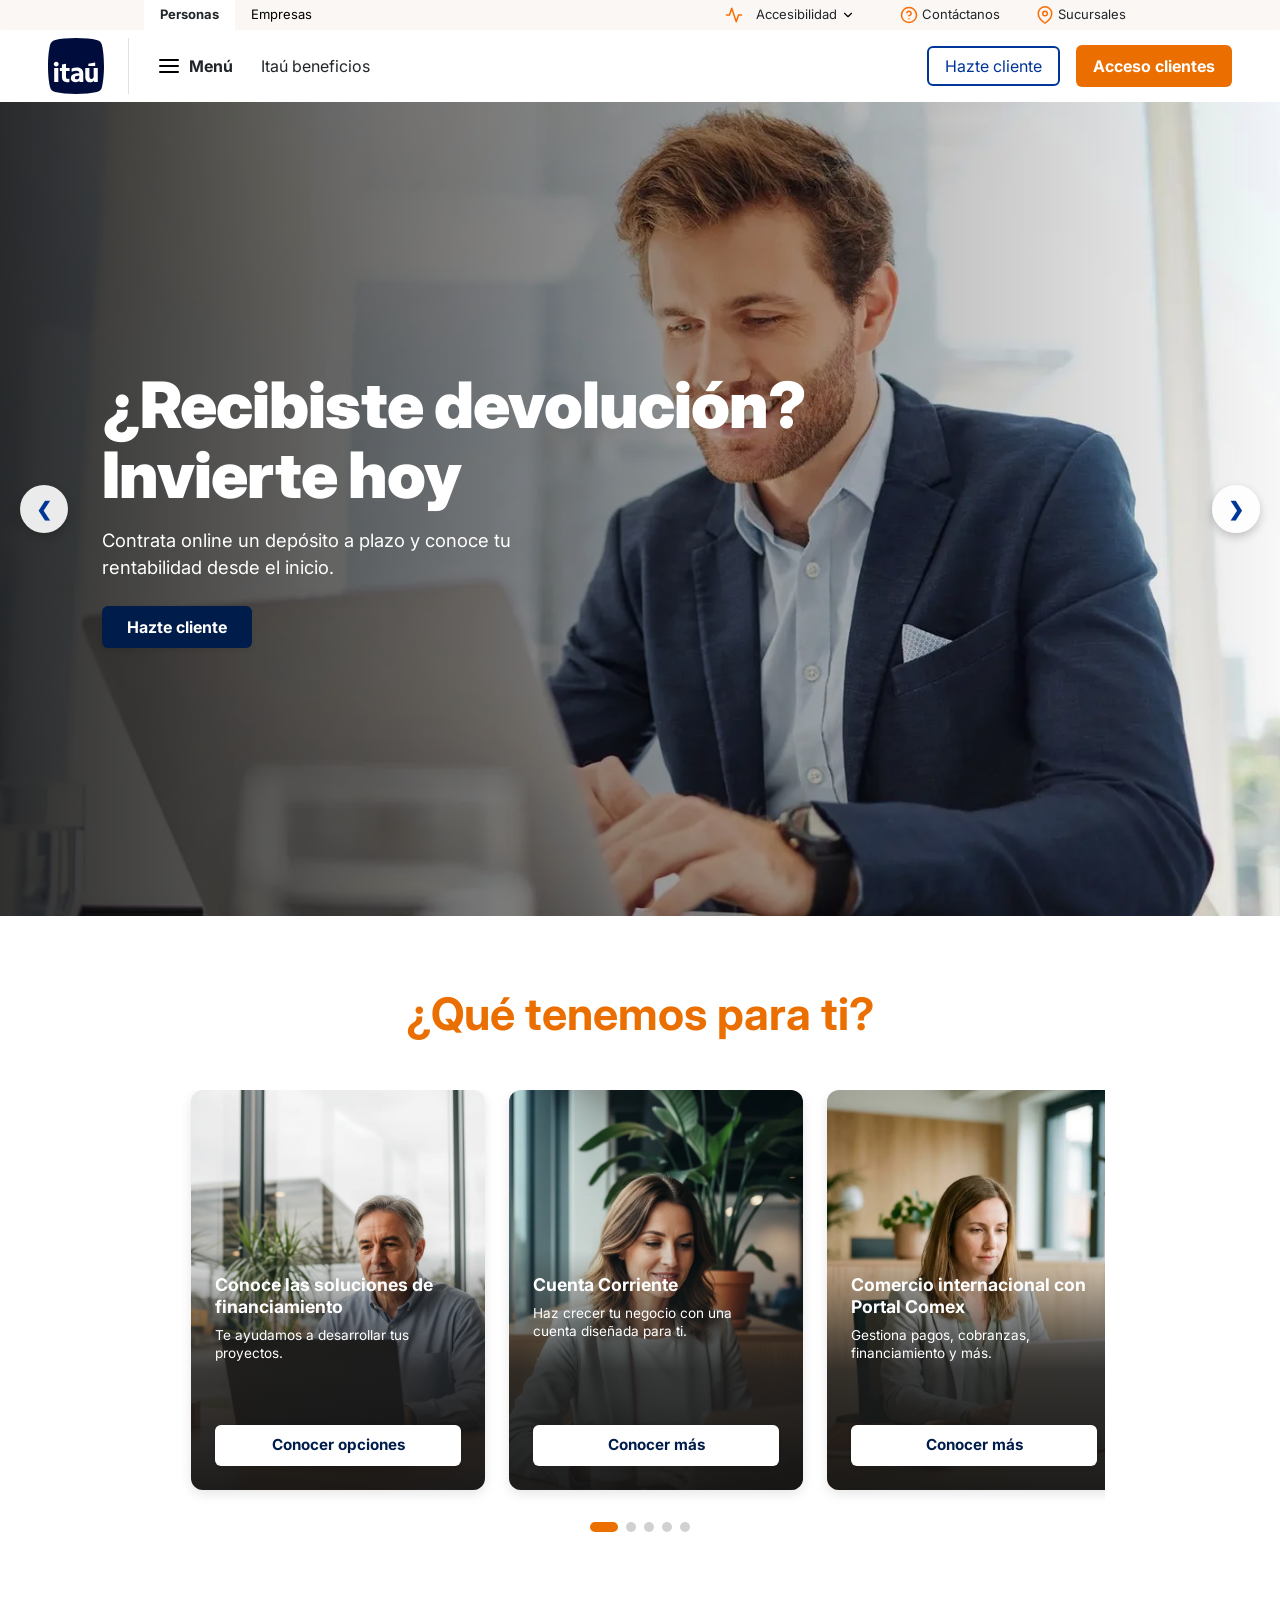
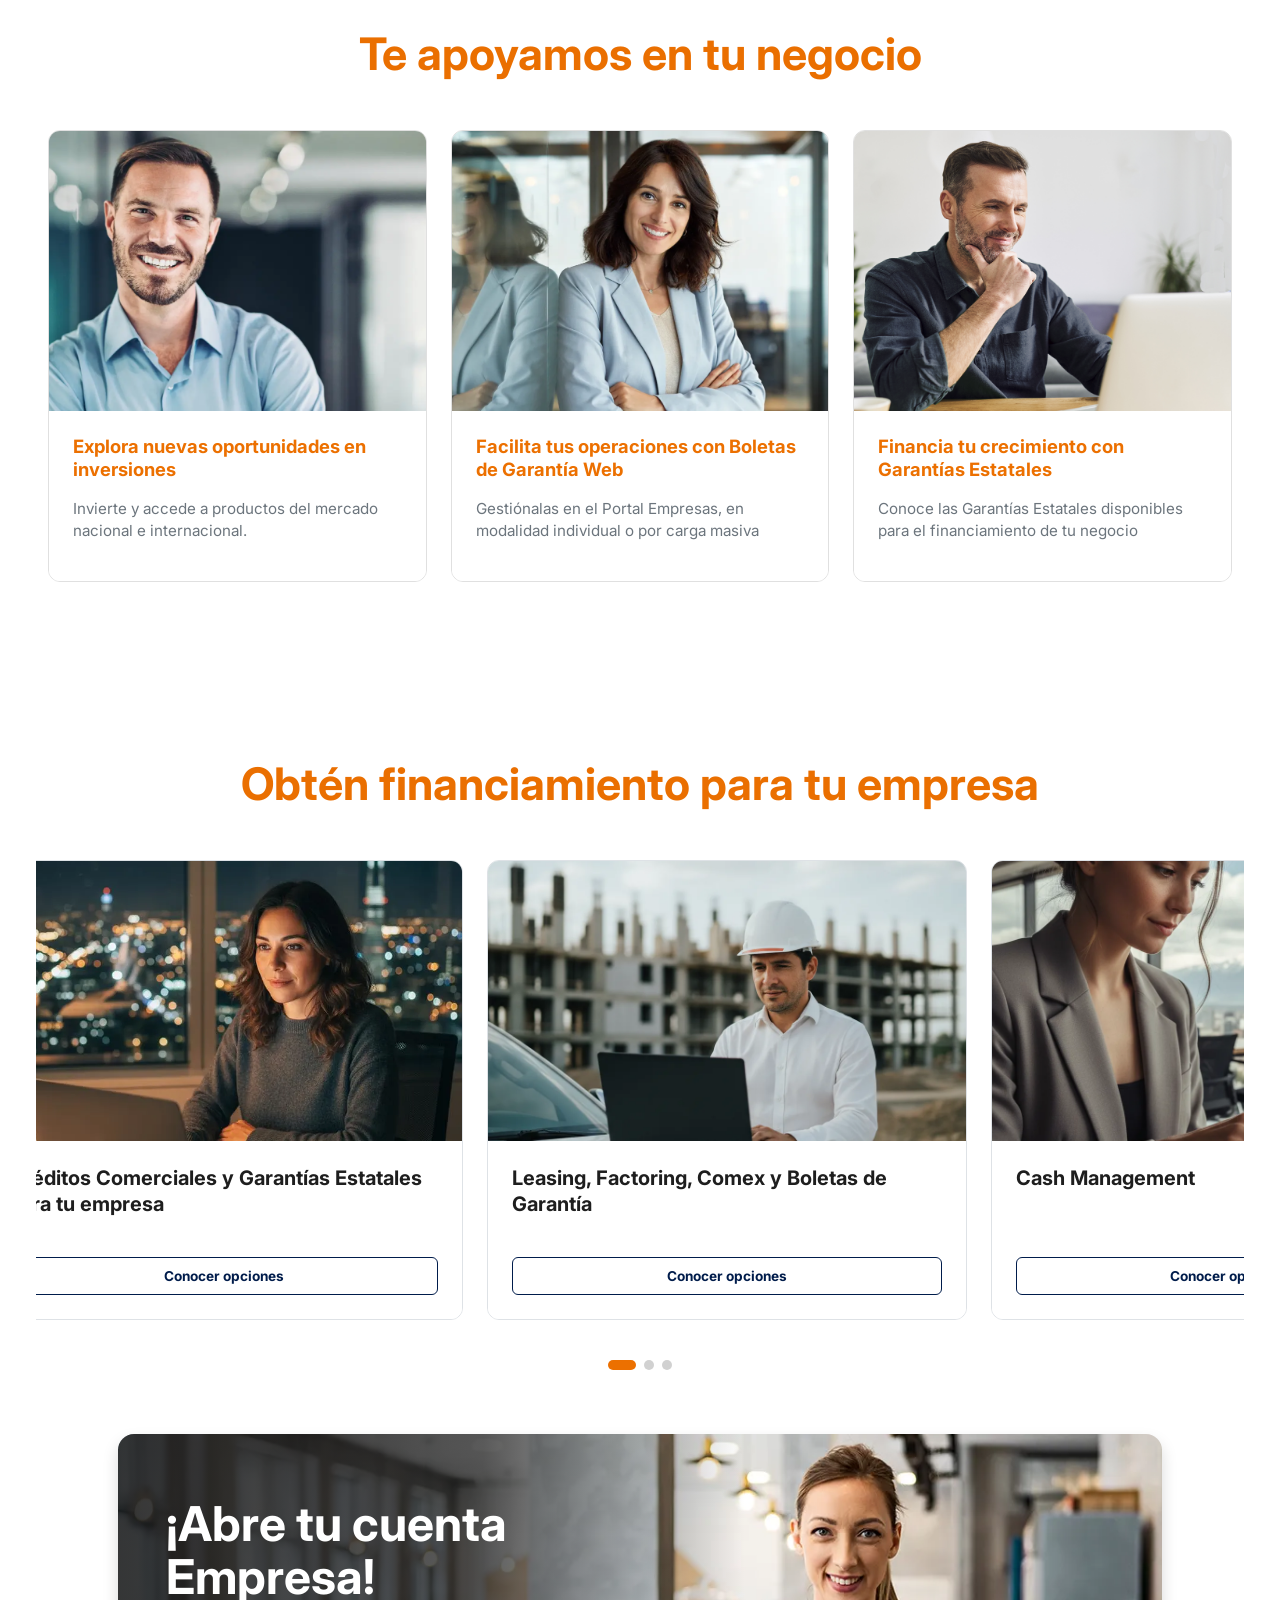
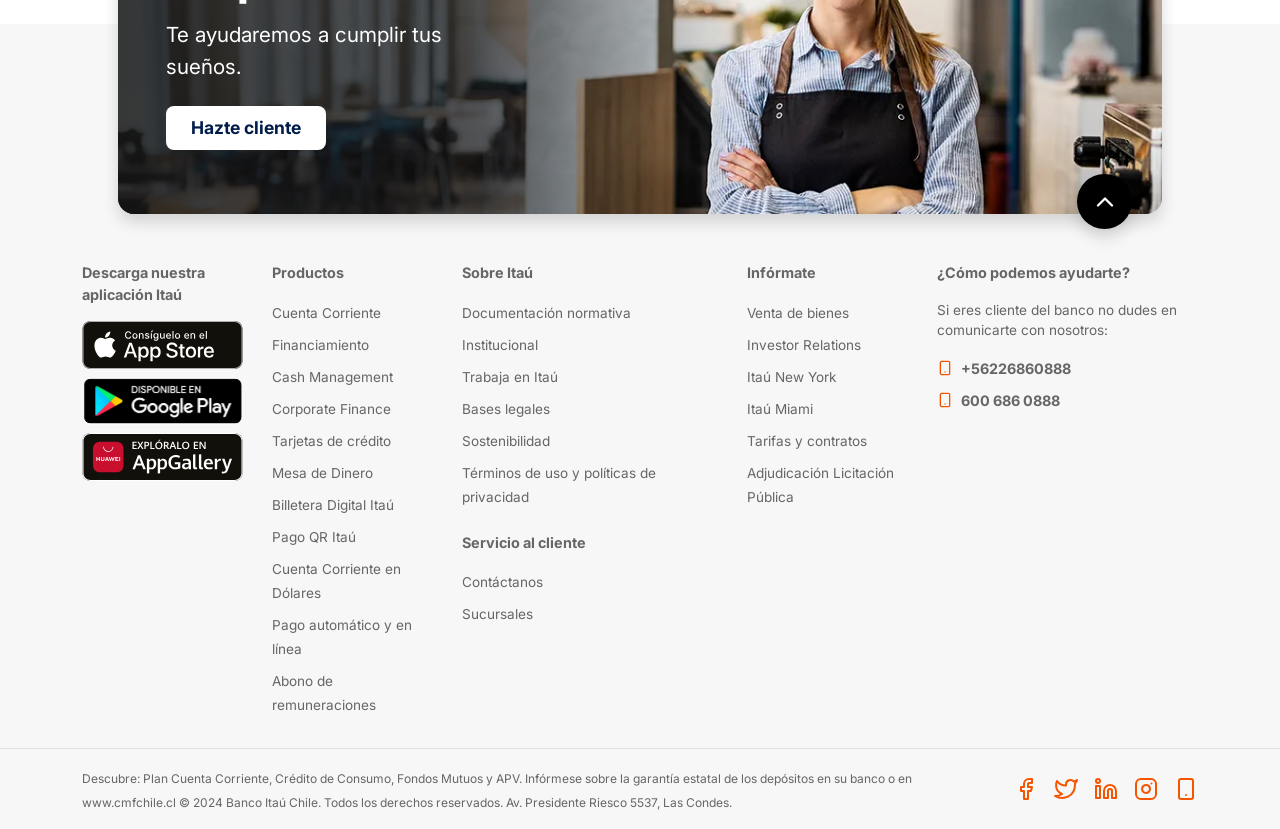
<file: index.html>
<!DOCTYPE html>
<html lang="es">

<head>
    <meta charset="UTF-8">
    <meta name="viewport" content="width=device-width, initial-scale=1.0">
    <title>Banco Itaú Chile | Soluciones Financieras para tu Empresa</title>
    <meta name="description" content="Te ayudamos a impulsar tu negocio con financiamiento para Empresas ¡Conoce todos nuestros productos! Inversiones, Cash Management y Seguros!">
    <link rel="preconnect" href="https://cdn.jsdelivr.net" crossorigin>
    <link rel="preconnect" href="https://fonts.googleapis.com">
    <link rel="preconnect" href="https://fonts.gstatic.com" crossorigin>
    <link rel="preload" as="image" href="assets/img/hero/Banners_SP_Vitrina_Empresas_Abril.webp" type="image/webp">
    <link href="https://cdn.jsdelivr.net/npm/bootstrap@5.3.8/dist/css/bootstrap.min.css" rel="stylesheet"
        integrity="sha384-sRIl4kxILFvY47J16cr9ZwB07vP4J8+LH7qKQnuqkuIAvNWLzeN8tE5YBujZqJLB" crossorigin="anonymous">
    <link rel="stylesheet" href="assets/css/custom.css">
    <!-- <link rel="stylesheet" href="https://cdn.jsdelivr.net/npm/swiper@11/swiper-bundle.min.css" /> -->
</head>

<body>
    <header class="w-100">
        <div class="container-fluid-nav w-100 d-none d-lg-flex justify-content-center"
            style="background-color: #faf7f5; height: 30px; ">
            <nav class="container-fluid px-5 d-flex justify-content-between align-items-stretch">

                <ul class="d-flex list-unstyled m-0 p-0 h-100 align-items-stretch mx-5">
                    <li class="h-100 d-flex">
                        <a href="#"
                            class="text-decoration-none text-dark px-3 d-flex align-items-center fw-bold bg-white h-100"
                            style="font-size: 13px;">Personas</a>
                    </li>
                    <li class="h-100 d-flex">
                        <a href="index.html"
                            class="text-decoration-none text-black px-3 d-flex align-items-center h-100"
                            style="font-size: 13px;">Empresas</a>
                    </li>
                </ul>

                <ul class="d-flex list-unstyled m-0 p-0 align-items-center gap-3 mx-5">
                    <li class="d-flex align-items-center gap-1 item-hover position-relative" id="acc-menu-container">
                        <img width="24" height="24" src="assets/img/headerIcons/activity.svg" alt="Accesibilidad"
                            class="menu-lateral-arrow-icon filter-orange">
                        <button id="btn-accesibilidad-toggle"
                            class="btn btn-sm text-dark d-flex align-items-center gap-1"
                            style="font-size: 13px; padding: 2px 8px;">Accesibilidad <img width="24" height="24"
                                src="assets/img/headerIcons/chevron-down.svg" alt="Más opciones"
                                style="width:14px; height:14px; color:#eb6f00;"></button>

                        <div id="acc-dropdwon" class="acc-dropdwon d-none">
                            <div class="acc-grid">
                                <button class="acc-btn" id="btn-increase-font" title="Aumentar texto">
                                    <span class="acc-icon"><span class="fw-bold fs-5">A+</span></span>
                                    <span class="acc-text">Aumentar texto</span>
                                </button>
                                <button class="acc-btn" id="btn-decrease-font" title="Disminuir texto">
                                    <span class="acc-icon"><span class="fw-bold fs-5">A&minus;</span></span>
                                    <span class="acc-text">Disminuir texto</span>
                                </button>
                                <button class="acc-btn" id="btn-dark-mode" title="Modo oscuro">
                                    <span class="acc-icon border-0">
                                        <svg width="32" height="32" viewBox="0 0 24 24" fill="none"
                                            stroke="currentColor" stroke-width="1.5" stroke-linecap="round"
                                            stroke-linejoin="round">
                                            <circle cx="12" cy="12" r="10"></circle>
                                            <path d="M12 2a10 10 0 0 1 0 20z" fill="currentColor"></path>
                                        </svg>
                                    </span>
                                    <span class="acc-text">Modo oscuro</span>
                                </button>
                                <button class="acc-btn active-reset" id="btn-reset-acc" title="Restablecer">
                                    <span class="acc-icon border-0 mb-1">
                                        <svg width="28" height="28" viewBox="0 0 24 24" fill="none"
                                            stroke="currentColor" stroke-width="1.5" stroke-linecap="round"
                                            stroke-linejoin="round">
                                            <path d="M21 12a9 9 0 1 1-9-9c2.52 0 4.93 1 6.74 2.74L21 8"></path>
                                            <path d="M21 3v5h-5"></path>
                                        </svg>
                                    </span>
                                    <span class="acc-text">Restablecer</span>
                                </button>
                            </div>
                        </div>
                    </li>
                    <li class="d-flex align-items-center gap-1 item-hover">
                        <img width="24" height="24" src="assets/img/headerIcons/help-circle.svg" alt="Contáctanos"
                            class="menu-lateral-arrow-icon filter-orange">
                        <a href="contact.html" class="text-decoration-none text-dark d-flex align-items-center"
                            style="font-size: 13px;">Contáctanos</a>
                    </li>
                    <li class="d-flex align-items-center gap-1 item-hover">
                        <img width="24" height="24" src="assets/img/headerIcons/map-pin.svg" alt="Sucursales"
                            class="menu-lateral-arrow-icon filter-orange">
                        <a href="sucursales.html" class="text-decoration-none text-dark d-flex align-items-center"
                            style="font-size: 13px;">Sucursales</a>
                    </li>
                </ul>
            </nav>
        </div>


        <nav class="container-fluid container-fluid-nav py-2 d-flex align-items-center gap-4 bg-white shadow-sm">

            <a href="/" class="d-flex align-items-center text-decoration-none border-end pe-4 d-lg-flex">
                <img width="56" height="56" src="./assets/img/logo-empresa-56x56.svg" alt="Logo-Itaú" class="pepito"
                    style="height: 56px; width: 56px;">
            </a>

            <div class="d-flex align-items-center me-auto d-lg-none">
                <a href="#" class="text-decoration-none text-dark fw-bold d-flex align-items-center gap-1"
                    style="font-size: 15px;">
                    Empresas <img width="24" height="24" src="assets/img/headerIcons/chevron-down.svg" alt="Más opciones"
                        style="width:16px; height:16px; color:#003698;">
                </a>
            </div>

            <button id="btn-menu-lateral"
                class="btn bg-white d-flex align-items-center gap-2 border-0 p-1 ms-auto ms-lg-0" type="button"
                data-bs-toggle="offcanvas" data-bs-target="#offcanvasExample" aria-controls="offcanvasExample"
                style="transition: all 0.2s;">
                <img width="24" height="24" src="./assets/img/headerIcons/menu.svg" alt="Menú" id="icon-menu"
                    style="stroke: #000;">
                <img width="24" height="24" src="./assets/img/headerIcons/x.svg" alt="Cerrar" id="icon-close"
                    class="d-none" style="stroke: #000;">
                <span class="fw-bold text-dark d-none d-lg-block">Menú</span>
            </button>

            <a href="#" class="text-decoration-none text-dark d-none d-lg-block">Itaú beneficios</a>

            <ul class="d-none d-lg-flex list-unstyled m-0 p-0 align-items-center gap-3 ms-auto">
                <li><button href="#" class="btn btn-cliente text-decoration-none px-3 ">Hazte cliente</button></li>
                <li><button class="btn btn-acceso fw-bold px-3 py-2 text-white">Acceso clientes</button></li>
            </ul>
        </nav>
        <div class="offcanvas offcanvas-start border-0 shadow-sm" tabindex="-1" id="offcanvasExample"
            aria-labelledby="offcanvasExampleLabel" style="width: 350px;">
            <div class="offcanvas-header justify-content-end p-0">
                <button type="button" class="offcanvas-close-btn mt-2 me-2" data-bs-dismiss="offcanvas"
                    aria-label="Close">
                    Cerrar <span aria-hidden="true" style="font-size: 1.5rem; line-height: 1;">&times;</span>
                </button>
            </div>
            <div class="offcanvas-body p-0 mt-2 pb-4">
                <ul id="menu-principal-container" class="list-unstyled m-0"></ul>

                <ul id="menu-secundario-container" class="list-unstyled m-0 mt-3 d-lg-none border-top pt-3"></ul>
            </div>
        </div>
    </header>

    <!-- FIN HEADER -->

    <main class="container-fluid p-0 mt-0">
        <h1 aria-hidden="true" style="display:none;visibility:hidden">Vitrina Home Empresas 2026</h1>
        <section class="vitrina-home">
            <div class="custom-slider-container position-relative w-100">
                <div class="custom-slider-track" id="hero-slider-track"></div>

                <button class="nav-btn prev-btn" id="prev-slide">&#10094;</button>
                <button class="nav-btn next-btn" id="next-slide">&#10095;</button>
            </div>
        </section>

        <section class="py-5" style="background-color: #ffffff;">
            <div class="container text-center mt-4 mb-5">
                <h2 class="fw-bold" style="color: #ea6f00; font-size: 2.8rem;">¿Qué tenemos para ti?</h2>
            </div>

            <div class="container">
                <div id="cards-swiper-container"></div>
            </div>
        </section>

        <section class="py-5" style="background-color: #ffffff;">

            <div class="container-fluid text-center mb-5">
                <h2 class="fw-bold" style="color: #ea6f00; font-size: 2.8rem;">Te apoyamos en tu negocio</h2>
            </div>

            <div class="container-fluid px-4 px-md-5">
                <div id="business-slider" class="row flex-nowrap gx-3 gx-md-4" style="padding-bottom: 2rem;">

                    <div class="col-11 col-lg-4 h-auto flex-shrink-0">
                        <div class="card business-card h-100 border text-start"
                            style="border-color: #e0e0e0 !important; border-radius: 12px; overflow: hidden; cursor: pointer;">
                            <img width="1668" height="717" src="assets/img/hero/oportunidades_inversion.webp" alt="oportunidades_inversion"
                                loading="lazy" class="card-img-top object-fit-cover" style="height: 280px;">
                            <div class="card-body p-3 p-md-4 d-flex flex-column bg-white">
                                <h5 class="fw-bold mb-3" style="color: #ec7000; font-size: 1.15rem; line-height: 1.3;">
                                    Explora nuevas oportunidades en inversiones</h5>
                                <p class="text-secondary mb-0" style="font-size: 0.95rem; line-height: 1.4;">Invierte y
                                    accede a productos del mercado nacional e internacional.</p>
                                <div class="business-card-link mt-auto pt-3">
                                    <span class="text-decoration-none fw-bold"
                                        style="color: #ec7000; font-size: 0.95rem;">Saber más <span
                                            style="font-size:1.2rem;">&rsaquo;</span></span>
                                    <hr class="mt-1 mb-0"
                                        style="border-top: 2px solid #ec7000; opacity: 1; width: 60px;">
                                </div>
                            </div>
                        </div>
                    </div>

                    <div class="col-11 col-lg-4 h-auto flex-shrink-0">
                        <div class="card business-card h-100 border text-start"
                            style="border-color: #e0e0e0 !important; border-radius: 12px; overflow: hidden; cursor: pointer;">
                            <img width="1668" height="717" src="assets/img/hero/boleta_garantia_web.webp" alt="boleta_garantia_web" loading="lazy"
                                class="card-img-top object-fit-cover" style="height: 280px;">
                            <div class="card-body p-3 p-md-4 d-flex flex-column bg-white">
                                <h5 class="fw-bold mb-3" style="color: #ec7000; font-size: 1.15rem; line-height: 1.3;">
                                    Facilita tus operaciones con Boletas de Garantía Web</h5>
                                <p class="text-secondary mb-0" style="font-size: 0.95rem; line-height: 1.4;">Gestiónalas
                                    en el Portal Empresas, en modalidad individual o por carga masiva</p>
                                <div class="business-card-link mt-auto pt-3">
                                    <span class="text-decoration-none fw-bold"
                                        style="color: #ec7000; font-size: 0.95rem;">Saber más <span
                                            style="font-size:1.2rem;">&rsaquo;</span></span>
                                    <hr class="mt-1 mb-0"
                                        style="border-top: 2px solid #ec7000; opacity: 1; width: 60px;">
                                </div>
                            </div>
                        </div>
                    </div>

                    <div class="col-11 col-lg-4 h-auto flex-shrink-0">
                        <div class="card business-card h-100 border text-start"
                            style="border-color: #e0e0e0 !important; border-radius: 12px; overflow: hidden; cursor: pointer;">
                            <img width="1668" height="717" src="assets/img/hero/garantias_estatales.webp" alt="garantias_estatales" loading="lazy"
                                class="card-img-top object-fit-cover" style="height: 280px;">
                            <div class="card-body p-3 p-md-4 d-flex flex-column bg-white">
                                <h5 class="fw-bold mb-3" style="color: #ec7000; font-size: 1.15rem; line-height: 1.3;">
                                    Financia tu crecimiento con Garantías Estatales</h5>
                                <p class="text-secondary mb-0" style="font-size: 0.95rem; line-height: 1.4;">Conoce las
                                    Garantías Estatales disponibles para el financiamiento de tu negocio</p>
                                <div class="business-card-link mt-auto pt-3">
                                    <span class="text-decoration-none fw-bold"
                                        style="color: #ec7000; font-size: 0.95rem;">Saber más <span
                                            style="font-size:1.2rem;">&rsaquo;</span></span>
                                    <hr class="mt-1 mb-0"
                                        style="border-top: 2px solid #ec7000; opacity: 1; width: 60px;">
                                </div>
                            </div>
                        </div>
                    </div>

                </div>
            </div>
            <div class="container-fluid d-flex justify-content-center mb-3">
                <div id="business-pagination" class="d-flex justify-content-center gap-2 mt-2"></div>
            </div>
        </section>

        <section class="py-5" style="background-color: #ffffff;">
            <div class="container-fluid text-center mt-4 mb-5">
                <h2 class="fw-bold" style="color: #ea6f00; font-size: 2.8rem;">Obtén financiamiento para tu empresa</h2>
            </div>

            <div class="container-fluid px-4 px-md-5">
                <div id="finance-slider" class="row g-2 g-md-4" style="padding-bottom: 2rem;">
                    <div class="col-10 col-md-5 h-auto">
                        <div class="card finance-card h-100 border text-start">
                            <img width="800" height="800" src="assets/img/hero/credito_comercial.webp" alt="credito_comercial" loading="lazy"
                                class="card-img-top object-fit-cover" style="height: 280px;">
                            <div class="card-body p-2 p-md-4 d-flex flex-column bg-white">
                                <h5 class="fw-bold mb-4" style="color: #1e1e1e; font-size: 1.25rem; line-height: 1.3;">
                                    Créditos Comerciales y Garantías Estatales para tu empresa</h5>
                                <div class="mt-auto pt-3">
                                    <button class="btn btn-outline-finance fw-bold w-100"
                                        style="font-size: 0.85rem;">Conocer opciones</button>
                                </div>
                            </div>
                        </div>
                    </div>
                    <div class="col-10 col-md-5 h-auto">
                        <div class="card finance-card h-100 border text-start">
                            <img width="1024" height="1024" src="assets/img/hero/leasing_factoring.webp" alt="leasing_factoring" loading="lazy"
                                class="card-img-top object-fit-cover" style="height: 280px;">
                            <div class="card-body p-2 p-md-4 d-flex flex-column bg-white">
                                <h5 class="fw-bold mb-4" style="color: #1e1e1e; font-size: 1.25rem; line-height: 1.3;">
                                    Leasing, Factoring, Comex y Boletas de Garantía</h5>
                                <div class="mt-auto pt-3">
                                    <button class="btn btn-outline-finance fw-bold w-100"
                                        style="font-size: 0.85rem;">Conocer opciones</button>
                                </div>
                            </div>
                        </div>
                    </div>
                    <div class="col-10 col-md-5 h-auto">
                        <div class="card finance-card h-100 border text-start">
                            <img width="1024" height="1024" src="assets/img/hero/cash_management.webp" alt="cash_management" loading="lazy"
                                class="card-img-top object-fit-cover" style="height: 280px;">
                            <div class="card-body p-2 p-md-4 d-flex flex-column bg-white">
                                <h5 class="fw-bold mb-4" style="color: #1e1e1e; font-size: 1.25rem; line-height: 1.3;">
                                    Cash Management</h5>
                                <div class="mt-auto pt-3">
                                    <button class="btn btn-outline-finance fw-bold w-100"
                                        style="font-size: 0.85rem;">Conocer opciones</button>
                                </div>
                            </div>
                        </div>
                    </div>
                </div>
            </div>

            <div class="container-fluid d-flex justify-content-center mb-3">
                <div id="finance-pagination" class="d-flex justify-content-center gap-2 mt-2"></div>
            </div>
        </section>

        <section class="position-relative" style="margin-bottom: 0;">
            <div class="position-absolute w-100 h-100 gradient-bg-split"
                style="top: 0; left: 0; z-index: 0;">
            </div>

            <div class="container px-4 px-md-5 position-relative" style="z-index: 1;">
                <div class="position-relative">
                    <div class="cta-banner rounded-4 overflow-hidden position-relative shadow d-flex align-items-center"
                        style="min-height: 380px;">
                        <img width="1442" height="400" alt="imagen" src="assets/img/hero/Banner_hazte_cliente_empresa.webp"
                            style="width: 100%; height: 100%; object-fit: cover; position: absolute; top: 0; left: 0; z-index: 0;">

                        <div class="cta-overlay position-absolute w-100 h-100" style="top: 0; left: 0; z-index: 1;">
                        </div>

                        <div class="p-4 p-md-5 w-100 h-100 d-flex flex-column justify-content-center position-relative"
                            style="max-width: 600px; z-index: 2;">
                            <h2 class="fw-bold text-white mb-3"
                                style="font-size: clamp(2rem, 5vw, 3rem); line-height: 1.1;">¡Abre tu cuenta<br>Empresa!
                            </h2>
                            <p class="text-white mb-4" style="font-size: clamp(1.1rem, 3vw, 1.3rem);">Te ayudaremos a
                                cumplir tus<br>sueños.</p>
                            <div>
                                <button class="btn bg-white fw-bold px-4 py-2"
                                    style="color: #001C4B; border-radius: 8px; font-size: 1.1rem;">Hazte
                                    cliente</button>
                            </div>
                        </div>
                    </div>

                    <div class="position-absolute" style="bottom: -15px; right: 30px; z-index: 5;">
                        <button onclick="window.scrollTo({top: 0, behavior: 'smooth'})"
                            class="btn rounded-circle d-flex align-items-center justify-content-center p-0 shadow"
                            style="width: 55px; height: 55px; background-color: #000; border: none;">
                            <img width="24" height="24" src="assets/img/headerIcons/chevron-right.svg"
                                style="transform: rotate(-90deg); filter: brightness(0) invert(1); width: 28px; height: 28px;"
                                alt="Subir">
                        </button>
                    </div>
                </div>
            </div>
        </section>

    </main>

    <!--FOOTER-->
    <footer style="background-color: #f7f7f7;">
        <!-- Desktop Footer -->
        <section class="pt-5 pb-4 d-none d-lg-block">
            <div class="container">
                <div class="row" id="footer-desktop-container"></div>
            </div>
        </section>

        <section class="py-3 d-none d-lg-block border-top">
            <div class="container">
                <div class="row align-items-center">
                    <div class="col-lg-9">
                        <span style="color: #666; font-size: 0.75rem;">
                            Descubre: Plan Cuenta Corriente, Crédito de Consumo, Fondos Mutuos y APV. Infórmese sobre la
                            garantía estatal de los depósitos en su banco o en www.cmfchile.cl © 2024 Banco Itaú Chile.
                            Todos los derechos reservados. Av. Presidente Riesco 5537, Las Condes.
                        </span>
                    </div>
                    <div class="col-lg-3 d-flex justify-content-end gap-3">
                        <a href="https://es-la.facebook.com/itauchile"><img width="24" height="24" src="assets/img/footerIcons/facebook.svg"
                                alt="Facebook"
                                style="width: 24px; filter: brightness(0) saturate(100%) invert(43%) sepia(99%) saturate(4066%) hue-rotate(9deg) brightness(101%) contrast(106%);"></a>
                        <a href="https://twitter.com/itauchile"><img width="24" height="24" src="assets/img/footerIcons/twitter.svg"
                                alt="Twitter"
                                style="width: 24px; filter: brightness(0) saturate(100%) invert(43%) sepia(99%) saturate(4066%) hue-rotate(9deg) brightness(101%) contrast(106%);"></a>
                        <a href="https://cl.linkedin.com/company/itauchile"><img width="24" height="24"
                                src="assets/img/footerIcons/linkedin.svg" alt="Linkedin"
                                style="width: 24px; filter: brightness(0) saturate(100%) invert(43%) sepia(99%) saturate(4066%) hue-rotate(9deg) brightness(101%) contrast(106%);"></a>
                        <a href="https://www.instagram.com/itauchile"><img width="24" height="24" src="assets/img/footerIcons/instagram.svg"
                                alt="instagram"
                                style="width: 24px; filter: brightness(0) saturate(100%) invert(43%) sepia(99%) saturate(4066%) hue-rotate(9deg) brightness(101%) contrast(106%);"></a>
                        <a href="https://www.tiktok.com/@itauchile?lang=es"><img width="24" height="24"
                                src="assets/img/footerIcons/smartphone.svg" alt="tiktok"
                                style="width: 24px; filter: brightness(0) saturate(100%) invert(43%) sepia(99%) saturate(4066%) hue-rotate(9deg) brightness(101%) contrast(106%);"></a>
                    </div>
                </div>
            </div>
        </section>

        <!-- Mobile Footer -->
        <section class="d-block d-lg-none py-4">
            <div class="container-fluid px-0" id="footer-mobile-container"></div>
        </section>
    </footer>
    <!--FIN FOOTER-->

    <script src="https://cdn.jsdelivr.net/npm/bootstrap@5.3.8/dist/js/bootstrap.bundle.min.js"
        integrity="sha384-FKyoEForCGlyvwx9Hj09JcYn3nv7wiPVlz7YYwJrWVcXK/BmnVDxM+D2scQbITxI"
        crossorigin="anonymous"></script>
    <script type="module" src="./assets/js/main.js"></script>
    <script src="./assets/js/primaryCards.js"></script>
    <script src="./assets/js/footerDesktop.js"></script>
    <script src="./assets/js/footerMobile.js"></script>
    <script src="./assets/js/menu.js"></script>
    <!-- <script src="https://cdn.jsdelivr.net/npm/swiper@11/swiper-bundle.min.js"></script> -->
    <script src="./assets/js/swipper.js"></script>
    <script src="./assets/js/contact.js"></script>
    <script src="./assets/js/accessibility.js"></script>
</body>

</html>
</file>
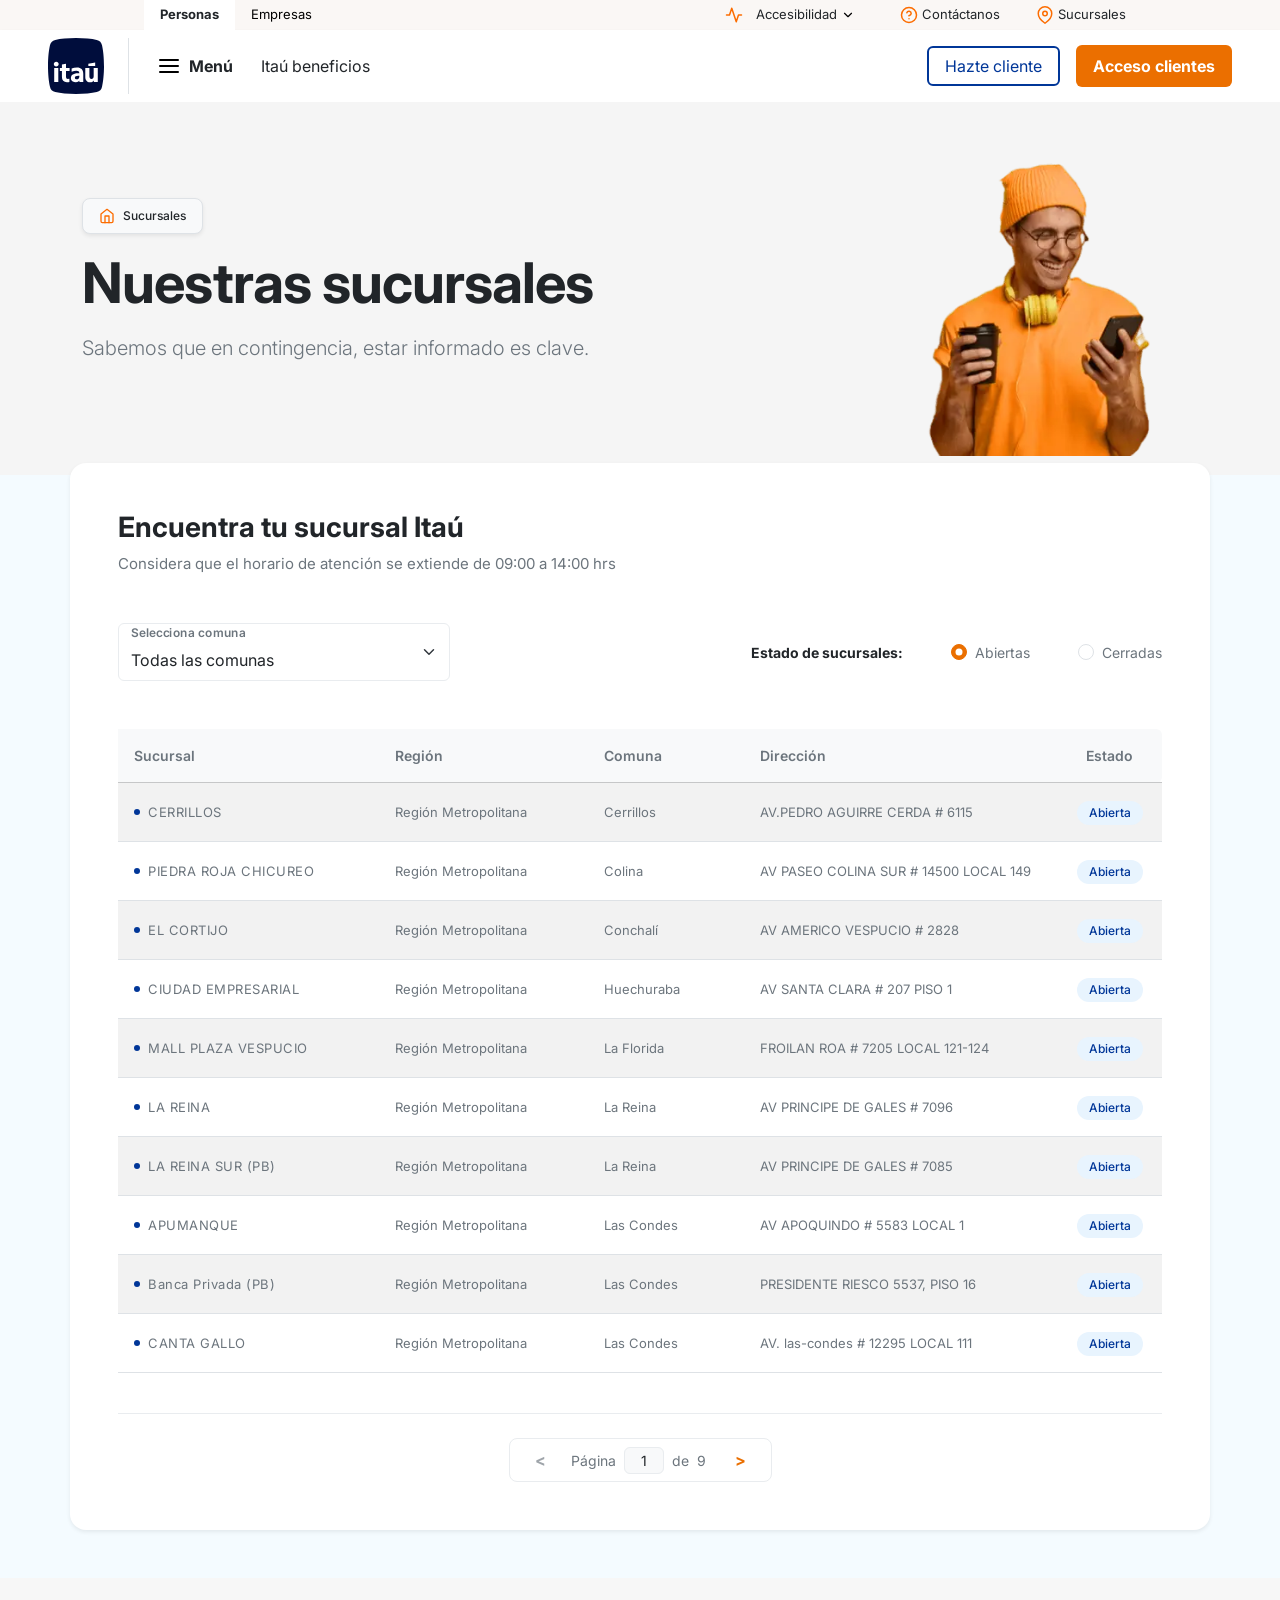
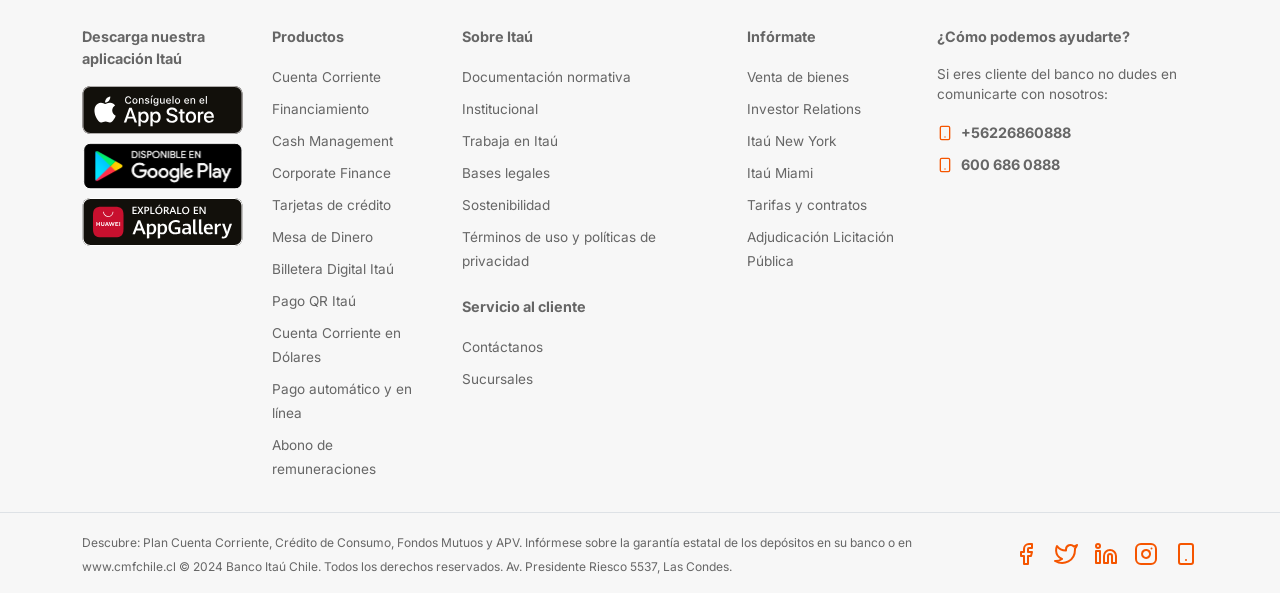
<file: sucursales.html>
<!DOCTYPE html>
<html lang="es">

<head>
    <meta charset="UTF-8">
    <meta name="viewport" content="width=device-width, initial-scale=1.0">
    <title>Sucursales | Banco Itaú Chile</title>
    <meta name="description" content="Encuentra la sucursal de Banco Itaú más cercana. Revisa horarios de atención, direcciones y disponibilidad de ejecutivos para empresas.">
    <link rel="preconnect" href="https://cdn.jsdelivr.net" crossorigin>
    <link rel="preconnect" href="https://fonts.googleapis.com">
    <link rel="preconnect" href="https://fonts.gstatic.com" crossorigin>
    <link href="https://cdn.jsdelivr.net/npm/bootstrap@5.3.8/dist/css/bootstrap.min.css" rel="stylesheet"
        integrity="sha384-sRIl4kxILFvY47J16cr9ZwB07vP4J8+LH7qKQnuqkuIAvNWLzeN8tE5YBujZqJLB" crossorigin="anonymous">
    <link rel="stylesheet" href="assets/css/custom.css">
</head>

<body>
    <header class="w-100">
        <div class="container-fluid-nav w-100 d-none d-lg-flex justify-content-center"
            style="background-color: #faf7f5; height: 30px; ">
            <nav class="container-fluid px-5 d-flex justify-content-between align-items-stretch">

                <ul class="d-flex list-unstyled m-0 p-0 h-100 align-items-stretch mx-5">
                    <li class="h-100 d-flex">
                        <a href="#"
                            class="text-decoration-none text-dark px-3 d-flex align-items-center fw-bold bg-white h-100"
                            style="font-size: 13px;">Personas</a>
                    </li>
                    <li class="h-100 d-flex">
                        <a href="index.html"
                            class="text-decoration-none text-black px-3 d-flex align-items-center h-100"
                            style="font-size: 13px;">Empresas</a>
                    </li>
                </ul>

                <ul class="d-flex list-unstyled m-0 p-0 align-items-center gap-3 mx-5">
                    <li class="d-flex align-items-center gap-1 item-hover position-relative" id="acc-menu-container">
                        <img width="24" height="24" src="assets/img/headerIcons/activity.svg" alt="Accesibilidad"
                            class="menu-lateral-arrow-icon filter-orange">
                        <button id="btn-accesibilidad-toggle"
                            class="btn btn-sm text-dark d-flex align-items-center gap-1"
                            style="font-size: 13px; padding: 2px 8px;">Accesibilidad <img width="24" height="24"
                                src="assets/img/headerIcons/chevron-down.svg" alt="Más opciones"
                                style="width:14px; height:14px; color:#eb6f00;"></button>

                        <div id="acc-dropdwon" class="acc-dropdwon d-none">
                            <div class="acc-grid">
                                <button class="acc-btn" id="btn-increase-font" title="Aumentar texto">
                                    <span class="acc-icon"><span class="fw-bold fs-5">A+</span></span>
                                    <span class="acc-text">Aumentar texto</span>
                                </button>
                                <button class="acc-btn" id="btn-decrease-font" title="Disminuir texto">
                                    <span class="acc-icon"><span class="fw-bold fs-5">A&minus;</span></span>
                                    <span class="acc-text">Disminuir texto</span>
                                </button>
                                <button class="acc-btn" id="btn-dark-mode" title="Modo oscuro">
                                    <span class="acc-icon border-0">
                                        <svg width="32" height="32" viewBox="0 0 24 24" fill="none"
                                            stroke="currentColor" stroke-width="1.5" stroke-linecap="round"
                                            stroke-linejoin="round">
                                            <circle cx="12" cy="12" r="10"></circle>
                                            <path d="M12 2a10 10 0 0 1 0 20z" fill="currentColor"></path>
                                        </svg>
                                    </span>
                                    <span class="acc-text">Modo oscuro</span>
                                </button>
                                <button class="acc-btn active-reset" id="btn-reset-acc" title="Restablecer">
                                    <span class="acc-icon border-0 mb-1">
                                        <svg width="28" height="28" viewBox="0 0 24 24" fill="none"
                                            stroke="currentColor" stroke-width="1.5" stroke-linecap="round"
                                            stroke-linejoin="round">
                                            <path d="M21 12a9 9 0 1 1-9-9c2.52 0 4.93 1 6.74 2.74L21 8"></path>
                                            <path d="M21 3v5h-5"></path>
                                        </svg>
                                    </span>
                                    <span class="acc-text">Restablecer</span>
                                </button>
                            </div>
                        </div>
                    </li>
                    <li class="d-flex align-items-center gap-1 item-hover">
                        <img width="24" height="24" src="assets/img/headerIcons/help-circle.svg" alt="Contáctanos"
                            class="menu-lateral-arrow-icon filter-orange">
                        <a href="contact.html" class="text-decoration-none text-dark d-flex align-items-center"
                            style="font-size: 13px;">Contáctanos</a>
                    </li>
                    <li class="d-flex align-items-center gap-1 item-hover">
                        <img width="24" height="24" src="assets/img/headerIcons/map-pin.svg" alt="Sucursales"
                            class="menu-lateral-arrow-icon filter-orange">
                        <a href="sucursales.html" class="text-decoration-none text-dark d-flex align-items-center"
                            style="font-size: 13px;">Sucursales</a>
                    </li>
                </ul>
            </nav>
        </div>


        <nav class="container-fluid container-fluid-nav py-2 d-flex align-items-center gap-4 bg-white shadow-sm">

            <a href="/" class="d-flex align-items-center text-decoration-none border-end pe-4 d-lg-flex">
                <img width="56" height="56" src="./assets/img/logo-empresa-56x56.svg" alt="Logo-Itaú" class="pepito"
                    style="height: 56px; width: 56px;">
            </a>

            <div class="d-flex align-items-center me-auto d-lg-none">
                <a href="#" class="text-decoration-none text-dark fw-bold d-flex align-items-center gap-1"
                    style="font-size: 15px;">
                    Empresas <img width="24" height="24" src="assets/img/headerIcons/chevron-down.svg" alt="Más opciones"
                        style="width:16px; height:16px; color:#003698;">
                </a>
            </div>

            <button id="btn-menu-lateral"
                class="btn bg-white d-flex align-items-center gap-2 border-0 p-1 ms-auto ms-lg-0" type="button"
                data-bs-toggle="offcanvas" data-bs-target="#offcanvasExample" aria-controls="offcanvasExample"
                style="transition: all 0.2s;">
                <img width="24" height="24" src="./assets/img/headerIcons/menu.svg" alt="Menú" id="icon-menu"
                    style="stroke: #000;">
                <img width="24" height="24" src="./assets/img/headerIcons/x.svg" alt="Cerrar" id="icon-close"
                    class="d-none" style="stroke: #000;">
                <span class="fw-bold text-dark d-none d-lg-block">Menú</span>
            </button>

            <a href="#" class="text-decoration-none text-dark d-none d-lg-block">Itaú beneficios</a>

            <ul class="d-none d-lg-flex list-unstyled m-0 p-0 align-items-center gap-3 ms-auto">
                <li><button href="#" class="btn btn-cliente text-decoration-none px-3 ">Hazte cliente</button></li>
                <li><button class="btn btn-acceso fw-bold px-3 py-2 text-white">Acceso clientes</button></li>
            </ul>
        </nav>
        <div class="offcanvas offcanvas-start border-0 shadow-sm" tabindex="-1" id="offcanvasExample"
            aria-labelledby="offcanvasExampleLabel" style="width: 350px;">
            <div class="offcanvas-header justify-content-end p-0">
                <button type="button" class="offcanvas-close-btn mt-2 me-2" data-bs-dismiss="offcanvas"
                    aria-label="Close">
                    Cerrar <span aria-hidden="true" style="font-size: 1.5rem; line-height: 1;">&times;</span>
                </button>
            </div>
            <div class="offcanvas-body p-0 mt-2 pb-4">
                <ul id="menu-principal-container" class="list-unstyled m-0"></ul>

                <ul id="menu-secundario-container" class="list-unstyled m-0 mt-3 d-lg-none border-top pt-3"></ul>
            </div>
        </div>
    </header>

    <main class="container-fluid p-0 mt-0">
        <h1 aria-hidden="true" style="display:none;visibility:hidden">Nuestras Sucursales Itaú Empresas</h1>
        <section class="hero-sucursales" style="background-color: #f5f5f5; min-height: 350px; position: relative;">
            <div class="container h-100 position-relative py-5">
                <div class="row h-100 align-items-center py-4">
                    <div class="col-lg-6 z-2 py-4">
                        <span
                            class="badge text-dark d-inline-flex align-items-center gap-2 px-3 py-2 rounded-3 mb-3 border bg-light shadow-sm"
                            style="font-weight: 500;">
                            <img width="24" height="24" src="assets/img/contact/icons/home.svg" alt="imagen" aria-hidden="true"
                                class="menu-lateral-arrow-icon filter-orange" style="width: 16px;"> Sucursales
                        </span>
                        <h1 class="display-4 fw-bold mb-3" style="color: #212529; letter-spacing: -1px;">Nuestras
                            sucursales</h1>
                        <p class="fs-5 text-secondary" style="font-weight: 300;">Sabemos que en contingencia, estar
                            informado es clave.</p>
                    </div>
                </div>
            </div>
            <img width="460" height="388" src="assets/img/sucursal/hero_sucursales.webp"
                class="position-absolute bottom-0 end-0 d-none d-lg-block"
                style="height: 100%; max-height: 400px; object-fit: contain; z-index: 1; padding-right: 5%;" alt="imagen">
        </section>

        <section class="py-5" style="background-color: #f4fbff; min-height: 600px;">
            <div class="container bg-white rounded-4 shadow-sm p-4 p-md-5"
                style="margin-top: -60px; position: relative; z-index: 3;">
                <h2 class="fw-bold mb-2 fs-3" style="color: #212529;">Encuentra tu sucursal Itaú</h2>
                <p class="text-secondary mb-5" style="font-size: 15px;">Considera que el horario de atención se extiende
                    de 09:00 a 14:00 hrs</p>

                <div class="row align-items-center mb-4">
                    <div class="col-md-4">
                        <div class="form-floating custom-floating-select">
                            <select class="form-select border-light-subtle shadow-none" id="comunas-select"
                                aria-label="Selecciona comuna">
                                <option value="" selected>Todas las comunas</option>
                            </select>
                            <label for="comunas-select" class="text-secondary"
                                style="font-size: 14px; font-weight: 600;">Selecciona comuna</label>
                        </div>
                    </div>
                    <div class="col-md-8 d-flex justify-content-md-end align-items-center mt-4 mt-md-0 gap-4">
                        <span class="fw-bold fs-6 text-dark" style="font-size: 14px !important;">Estado de
                            sucursales:</span>
                        <div class="form-check form-check-inline m-0 d-flex align-items-center gap-2">
                            <input class="form-check-input form-check-input-orange m-0" type="radio"
                                name="estadoSucursal" id="estadoAbiertas" value="Abierta" checked>
                            <label class="form-check-label text-secondary" style="font-size: 14px;"
                                for="estadoAbiertas">Abiertas</label>
                        </div>
                        <div class="form-check form-check-inline m-0 d-flex align-items-center gap-2">
                            <input class="form-check-input form-check-input-orange m-0" type="radio"
                                name="estadoSucursal" id="estadoCerradas" value="Cerrada">
                            <label class="form-check-label text-secondary" style="font-size: 14px;"
                                for="estadoCerradas">Cerradas</label>
                        </div>
                    </div>
                </div>

                <div class="table-responsive mt-5" style="overflow-x: auto; min-height: 400px;">
                    <table class="table table-striped table-hover align-middle w-100" style="min-width: 800px;">
                        <thead class="table-light">
                            <tr>
                                <th scope="col" class="py-3 px-3 fw-semibold text-secondary"
                                    style="font-size: 14px; width: 25%;">Sucursal</th>
                                <th scope="col" class="py-3 px-3 fw-semibold text-secondary"
                                    style="font-size: 14px; width: 20%;">Región</th>
                                <th scope="col" class="py-3 px-3 fw-semibold text-secondary"
                                    style="font-size: 14px; width: 15%;">Comuna</th>
                                <th scope="col" class="py-3 px-3 fw-semibold text-secondary"
                                    style="font-size: 14px; width: 30%;">Dirección</th>
                                <th scope="col" class="py-3 px-3 rounded-end text-center fw-semibold text-secondary"
                                    style="font-size: 14px; width: 10%;">Estado</th>
                            </tr>
                        </thead>
                        <tbody id="tabla-comunas-contenedor">
                        </tbody>
                    </table>
                </div>

                <div class="d-flex justify-content-center mt-4 pt-4 border-top border-light-subtle d-none"
                    id="pagination-wrapper">
                    <div
                        class="pagination-controls d-flex align-items-center gap-3 border border-light-subtle rounded-3 px-3 py-1 bg-white">
                        <button class="btn btn-sm btn-link text-decoration-none text-secondary px-2 fs-6 fw-bold"
                            id="btn-prev" disabled>&lt;</button>
                        <span class="text-secondary" style="font-size: 14px;">Página <span
                                class="bg-light px-3 py-1 rounded mx-1 text-dark border border-light-subtle"
                                id="current-page">1</span> de <span id="total-pages" class="mx-1">7</span></span>
                        <button class="btn btn-sm btn-link text-decoration-none px-2 fs-6 fw-bold" id="btn-next"
                            style="color: #ea6f00;">&gt;</button>
                    </div>
                </div>
            </div>
        </section>
    </main>

    <footer style="background-color: #f7f7f7;">
        <section class="pt-5 pb-4 d-none d-lg-block">
            <div class="container">
                <div class="row" id="footer-desktop-container"></div>
            </div>
        </section>

        <section class="py-3 d-none d-lg-block border-top">
            <div class="container">
                <div class="row align-items-center">
                    <div class="col-lg-9">
                        <span style="color: #666; font-size: 0.75rem;">
                            Descubre: Plan Cuenta Corriente, Crédito de Consumo, Fondos Mutuos y APV. Infórmese sobre la
                            garantía estatal de los depósitos en su banco o en www.cmfchile.cl © 2024 Banco Itaú Chile.
                            Todos los derechos reservados. Av. Presidente Riesco 5537, Las Condes.
                        </span>
                    </div>
                    <div class="col-lg-3 d-flex justify-content-end gap-3">
                        <a href="https://es-la.facebook.com/itauchile"><img width="24" height="24" src="assets/img/footerIcons/facebook.svg"
                                alt="Facebook"
                                style="width: 24px; filter: brightness(0) saturate(100%) invert(43%) sepia(99%) saturate(4066%) hue-rotate(9deg) brightness(101%) contrast(106%);"></a>
                        <a href="https://twitter.com/itauchile"><img width="24" height="24" src="assets/img/footerIcons/twitter.svg"
                                alt="Twitter"
                                style="width: 24px; filter: brightness(0) saturate(100%) invert(43%) sepia(99%) saturate(4066%) hue-rotate(9deg) brightness(101%) contrast(106%);"></a>
                        <a href="https://cl.linkedin.com/company/itauchile"><img width="24" height="24"
                                src="assets/img/footerIcons/linkedin.svg" alt="Linkedin"
                                style="width: 24px; filter: brightness(0) saturate(100%) invert(43%) sepia(99%) saturate(4066%) hue-rotate(9deg) brightness(101%) contrast(106%);"></a>
                        <a href="https://www.instagram.com/itauchile"><img width="24" height="24" src="assets/img/footerIcons/instagram.svg"
                                alt="instagram"
                                style="width: 24px; filter: brightness(0) saturate(100%) invert(43%) sepia(99%) saturate(4066%) hue-rotate(9deg) brightness(101%) contrast(106%);"></a>
                        <a href="https://www.tiktok.com/@itauchile?lang=es"><img width="24" height="24"
                                src="assets/img/footerIcons/smartphone.svg" alt="tiktok"
                                style="width: 24px; filter: brightness(0) saturate(100%) invert(43%) sepia(99%) saturate(4066%) hue-rotate(9deg) brightness(101%) contrast(106%);"></a>
                    </div>
                </div>
            </div>
        </section>

        <section class="d-block d-lg-none py-4">
            <div class="container-fluid px-0" id="footer-mobile-container"></div>
        </section>
    </footer>

    <script src="https://cdn.jsdelivr.net/npm/bootstrap@5.3.8/dist/js/bootstrap.bundle.min.js"
        integrity="sha384-FKyoEForCGlyvwx9Hj09JcYn3nv7wiPVlz7YYwJrWVcXK/BmnVDxM+D2scQbITxI"
        crossorigin="anonymous"></script>
    <script type="module" src="./assets/js/main.js"></script>
    <script src="./assets/js/footerDesktop.js"></script>
    <script src="./assets/js/footerMobile.js"></script>
    <script src="./assets/js/menu.js"></script>
    <script src="./assets/js/accessibility.js"></script>
</body>

</html>
</file>
<file: assets/css/custom.css>
@import url("https://fonts.googleapis.com/css2?family=Inter:wght@300;400;600;700&display=swap");

.pepito:hover {
  /*     
        1.- tiene que agrandar la imagen
        2.- tiene que subir la imagen
        3.-colocar en transaparente el background
    */
}

:root {
  --color-primario-orange: #eb6f00;
  --color-secundario-blue: #003698;
  --color-blue-hover: #0035985c;
  --bg-light: #faf7f5;
  --bg-light-hover: #ede7e3;
  --bg-gris: #4b4b4b;
  --bg-sidebar-hover: #f8f9fa;
  --text-dark: #212529;
  --fuente-principal: "Inter", sans-serif;
  --swiper-theme-color: #ec7000;
}

html,
body {
  font-family: var(--fuente-principal);
  overflow-x: hidden;
  width: 100%;
  max-width: 100%;
}

.btn-acceso {
  background-color: var(--color-primario-orange);
}

.btn-acceso:hover {
  background-color: var(--color-primario-orange);
}

.btn-cliente {
  background-color: white;
  border: 2px solid var(--color-secundario-blue);
  color: var(--color-secundario-blue);
}

.btn-cliente:hover {
  background-color: var(--color-blue-hover);
  border: 2px solid var(--color-secundario-blue);
  color: var(--color-secundario-blue);
}

.menu-lateral-item {
  display: flex;
  align-items: center;
  justify-content: space-between;
  padding: 1.25rem 2rem;
  text-decoration: none;
  color: var(--text-dark);
  font-weight: 600;
  transition: background-color 0.2s ease;
  font-size: 15px;
}

.menu-lateral-item:hover {
  background-color: var(--bg-sidebar-hover);
  color: var(--text-dark);
}

.menu-lateral-icon {
  width: 22px;
  height: 22px;
  margin-right: 1rem;
  stroke: var(--color-primario-orange);
  fill: none;
  stroke-width: 1.5;
  stroke-linecap: round;
  stroke-linejoin: round;
}

.offcanvas-close-btn {
  color: var(--color-secundario-blue);
  font-weight: 600;
  display: flex;
  align-items: center;
  gap: 0.5rem;
  background: none;
  border: none;
  font-size: 15px;
  padding: 1rem 2rem;
  cursor: pointer;
}

.offcanvas-close-btn:hover {
  text-decoration: underline;
}

.filter-orange {
  filter: invert(47%) sepia(91%) saturate(2333%) hue-rotate(1deg) brightness(97%) contrast(106%);
}

.menu-lateral-arrow-icon {
  width: 18px;
  height: 18px;
}

.btn-menu-active {
  background-color: var(--bg-gris);
}

.btn-menu-active #icon-close {
  filter: brightness(0);
}

.nav-padding-x-20 {
  padding-left: 20rem;
  padding-right: 20rem;
}

hr.vertical {
  border: 0;
  margin: 0;
  border-left: 10px solid var(--color-secundario-blue);
  height: 35px;
  float: left;
}

.container-fluid-nav {
  padding-left: 20rem;
  padding-right: 20rem;
}

.item-hover {
  height: 100%;
  padding: 0 10px 0 10px;
  align-items: center;
  transition: background-color 0.2s ease;
}

.item-hover:hover {
  background-color: var(--bg-light-hover);
}

.footer-title {
  color: var(--text-dark);
  font-weight: 500;
  font-size: 1.2rem;
}

.custom-slider-container {
  height: calc(100dvh - 86px);
  min-height: 450px;
  overflow: hidden;
}

.custom-slider-track {
  display: flex;
  overflow-x: auto;
  scroll-snap-type: x mandatory;
  scroll-behavior: smooth;
  scrollbar-width: none;
  height: 100%;
}

.custom-slider-track::-webkit-scrollbar {
  display: none;
}

.custom-slide {
  flex: 0 0 100%;
  scroll-snap-align: start;
  height: 100%;
  position: relative;
}

.hero-img {
  background: linear-gradient(180deg, var(--overlay-color, #000) 0%, #0000 60%, #0000 100%);
  width: 100%;
  height: 100%;
  object-fit: cover;
  object-position: center;
}

.nav-btn {
  position: absolute;
  top: 50%;
  transform: translateY(-50%);
  z-index: 10;
  cursor: pointer;
  background: rgba(255, 255, 255, 0.9);
  color: #003698;
  border-radius: 50%;
  width: 48px;
  height: 48px;
  display: flex;
  align-items: center;
  justify-content: center;
  box-shadow: 0 4px 10px rgba(0, 0, 0, 0.2);
  border: none;
  font-size: 1.2rem;
  font-weight: bold;
  transition: background 0.3s ease;
}

.nav-btn:hover {
  background: #ffffff;
}

.prev-btn {
  left: 20px;
}

.next-btn {
  right: 20px;
}

.hero-title {
  font-size: clamp(2rem, 5vw, 4.5rem);
  font-weight: 900;
  line-height: 1.1;
  letter-spacing: -1px;
}

.hero-text {
  font-size: clamp(1rem, 2vw, 1.15rem);
}

.business-card {
  transition: box-shadow 0.3s ease, transform 0.3s ease;
}

.business-card:hover {
  box-shadow: 0 10px 25px rgba(0, 0, 0, 0.1);
  transform: translateY(-5px);
}

.business-card .business-card-link {
  max-height: 0;
  opacity: 0;
  overflow: hidden;
  transition: all 0.3s ease;
  visibility: hidden;
}

.business-card:hover .business-card-link {
  max-height: 50px;
  opacity: 1;
  visibility: visible;
}

.business-pagination .swiper-pagination-bullet,
.finance-pagination .swiper-pagination-bullet {
  width: 12px;
  height: 12px;
  background-color: #cccccc;
  opacity: 1;
  margin: 0 6px;
  display: inline-block;
  border-radius: 50%;
}

.business-pagination .swiper-pagination-bullet-active,
.finance-pagination .swiper-pagination-bullet-active {
  width: 30px;
  background-color: var(--color-primario-orange);
  border-radius: 10px;
}

.finance-card {
  border: 1px solid #e0e0e0;
  border-radius: 12px;
  overflow: hidden;
}

.btn-outline-finance {
  color: #001C4B;
  border: 1px solid #001C4B;
  background-color: transparent;
  border-radius: 6px;
  font-size: 0.95rem;
  padding: 0.5rem 1.5rem;
}

.btn-outline-finance:hover {
  background-color: #001C4B;
  color: #ffffff;
}

.cta-overlay {
  background: linear-gradient(90deg, rgba(20, 20, 20, 0.85) 0%, rgba(20, 20, 20, 0.6) 50%, rgba(20, 20, 20, 0.2) 100%);
}

.cta-banner img {
  object-position: 70% center;
}

.gradient-bg-split {
  background: linear-gradient(180deg, #ffffff 50%, #f7f7f7 50%);
}

@media (min-width: 768px) {
  .cta-overlay {
    background: linear-gradient(90deg, rgba(20, 20, 20, 0.85) 0%, rgba(20, 20, 20, 0.7) 35%, transparent 60%);
  }
}

@media (max-width: 1600px) {
  .container-fluid-nav {
    padding-left: 5rem;
    padding-right: 5rem;
  }
}

@media (max-width: 1400px) {
  .container-fluid-nav {
    padding-left: 3rem;
    padding-right: 3rem;
  }
}

@media (max-width: 1200px) {
  .container-fluid-nav {
    padding-left: 1rem;
    padding-right: 1rem;
  }
}


#cards-swiper-container {
  display: flex;
  overflow-x: auto;
  scroll-snap-type: x mandatory;
  scroll-behavior: smooth;
  -webkit-overflow-scrolling: touch;
  scrollbar-width: none;
  gap: 16px;
}

#cards-swiper-container::-webkit-scrollbar {
  display: none;
}

.custom-card-slide {
  scroll-snap-align: start;
  flex: 0 0 82%;
  height: auto;
}

@media (min-width: 576px) {
  .custom-card-slide {
    flex: 0 0 45%;
  }
}

@media (min-width: 768px) {
  .custom-card-slide {
    flex: 0 0 31%;
  }
}

@media (min-width: 992px) {
  .custom-card-slide {
    flex: 0 0 23%;
  }
}

@media (min-width: 1200px) {
  .custom-card-slide {
    flex: 0 0 18%;
  }
}

.atencion-cliente-title {
  display: flex;
  align-items: center;
  font-size: 2.2rem;
  color: #333;
  font-weight: 300;
  letter-spacing: -0.5px;
}

.atencion-cliente-title::before {
  content: "";
  display: inline-block;
  width: 32px;
  height: 31px;
  border-top: 4px solid var(--color-primario-orange);
  border-left: 4px solid var(--color-primario-orange);
  border-top-left-radius: 12px;
  margin-right: 15px;
  margin-bottom: 5px;
}

.custom-tabs .nav-link {
  color: #212529;
  font-weight: 500;
  transition: color 0.3s ease;
  border: none;
}

.custom-tabs .nav-link.active {
  color: var(--color-primario-orange);
  font-weight: 700;
  background-color: #f8f9fa;
}

.custom-tabs .nav-link span {
  color: inherit;
  font-weight: 300;
}

.custom-sucursales-table {
  border-collapse: separate;
  border-spacing: 0;
}

.custom-sucursales-table thead th {
  background-color: #f8f9fa;
  border-bottom: 1px solid #dee2e6;
}

.custom-sucursales-table tbody tr.sucursal-row td {
  background-color: #ffffff;
}

.badge-abierta {
  background-color: #e8f4fe;
  color: #003698;
}

.badge-cerrada {
  background-color: #f8f9fa;
  color: #6c757d;
}

.form-check-input-orange:checked {
  background-color: #ea6f00;
  border-color: #ea6f00;
}

.form-check-input-orange:focus {
  border-color: #ea6f00;
  box-shadow: 0 0 0 0.25rem rgba(234, 111, 0, 0.25);
}

.custom-floating-select>label {
  padding: 0.5rem 0.75rem;
}

.custom-floating-select>.form-select {
  padding-top: 1.625rem;
  padding-bottom: 0.625rem;
}

.acc-dropdwon {
  position: absolute;
  top: calc(100% + 5px);
  left: 50%;
  transform: translateX(-50%);
  background: var(--bg-white, #ffffff);
  border: 1px solid var(--border-color, #e0e0e0);
  border-radius: 12px;
  box-shadow: 0 4px 15px rgba(0, 0, 0, 0.1);
  padding: 16px;
  z-index: 9999;
  width: 280px;
}

.acc-dropdwon::before {
  content: '';
  position: absolute;
  top: -6px;
  left: 50%;
  transform: translateX(-50%) rotate(45deg);
  width: 12px;
  height: 12px;
  background: var(--bg-white, #ffffff);
  border-left: 1px solid var(--border-color, #e0e0e0);
  border-top: 1px solid var(--border-color, #e0e0e0);
}

.acc-grid {
  display: grid;
  grid-template-columns: 1fr 1fr;
  gap: 12px;
}

.acc-btn {
  background: none;
  border: 1px solid transparent;
  display: flex;
  flex-direction: column;
  align-items: center;
  justify-content: center;
  cursor: pointer;
  padding: 12px 8px;
  border-radius: 8px;
  transition: all 0.2s ease;
  color: var(--text-dark, #212529);
}

.acc-btn:hover {
  background-color: var(--bg-sidebar-hover, #f8f9fa);
}

.acc-icon {
  display: flex;
  align-items: center;
  justify-content: center;
  width: 48px;
  height: 48px;
  border: 1.5px solid currentColor;
  border-radius: 50%;
  font-size: 18px;
  margin-bottom: 8px;
}

.acc-text {
  font-size: 13px;
  text-align: center;
  font-weight: 500;
}

.acc-btn.active-reset {
  background-color: var(--bg-light-hover, #ede7e3);
  border: 1.5px solid var(--text-dark, #212529);
}

.acc-btn.active-reset:hover {
  background-color: var(--bg-sidebar-hover, #f8f9fa);
}

[data-bs-theme="dark"],
body.dark-mode {
  --bs-body-bg: #16161a;
  --bs-body-color: #e4e4e7;
  --bs-secondary-bg: #222226;
  --bs-tertiary-bg: #2a2a30;
  --bs-border-color: #333338;
  --bs-secondary-color: #a1a1aa;
  --bs-link-color: #eb6f00;
  --bg-white: var(--bs-secondary-bg);
  --bg-light: var(--bs-body-bg);
  --bg-light-hover: var(--bs-tertiary-bg);
  --bg-sidebar-hover: var(--bs-tertiary-bg);
  --text-dark: var(--bs-body-color);
  --border-color: var(--bs-border-color);
}

body.dark-mode {
  background-color: var(--bs-body-bg);
  color: var(--bs-body-color);
}

body.dark-mode .bg-white,
body.dark-mode .bg-light,
body.dark-mode .container-fluid-nav,
body.dark-mode section,
body.dark-mode header,
body.dark-mode nav {
  background-color: var(--bs-secondary-bg) !important;
  color: var(--bs-body-color) !important;
}

body.dark-mode .offcanvas,
body.dark-mode .offcanvas-body,
body.dark-mode .offcanvas-header,
body.dark-mode .offcanvas-footer {
  background-color: var(--bs-secondary-bg) !important;
  color: var(--bs-body-color) !important;
}

body.dark-mode .btn-close,
body.dark-mode .offcanvas-close-btn {
  filter: invert(1) grayscale(100%) brightness(200%);
  color: var(--bs-body-color);
}

body.dark-mode .offcanvas-footer .btn.bg-white {
  background-color: transparent !important;
  border-color: var(--bs-border-color) !important;
  color: var(--bs-body-color) !important;
}

body.dark-mode .offcanvas-footer .btn.bg-white:hover {
  background-color: var(--bs-tertiary-bg) !important;
}

body.dark-mode #contactSubmitBtn[disabled] {
  background-color: var(--bs-tertiary-bg) !important;
  color: var(--bs-secondary-color) !important;
}

body.dark-mode .form-control,
body.dark-mode .form-select {
  background-color: var(--bs-body-bg) !important;
  border-color: var(--bs-border-color) !important;
  color: var(--bs-body-color) !important;
}

body.dark-mode .form-control:focus,
body.dark-mode .form-select:focus {
  background-color: var(--bs-body-bg) !important;
  border-color: #eb6f00 !important;
  box-shadow: 0 0 0 0.25rem rgba(235, 111, 0, 0.25) !important;
}

body.dark-mode .text-dark,
body.dark-mode .text-black,
body.dark-mode h1,
body.dark-mode h2,
body.dark-mode h3,
body.dark-mode h4,
body.dark-mode h5,
body.dark-mode p {
  color: var(--bs-body-color) !important;
}

body.dark-mode .text-secondary {
  color: var(--bs-secondary-color) !important;
}

body.dark-mode .border,
body.dark-mode .border-end,
body.dark-mode .border-top,
body.dark-mode .border-light-subtle {
  border-color: var(--bs-border-color) !important;
}

body.dark-mode .card,
body.dark-mode .card-body,
body.dark-mode .breadcrumb,
body.dark-mode .table,
body.dark-mode .table-light th,
body.dark-mode .table-striped>tbody>tr:nth-of-type(odd)>* {
  background-color: var(--bs-secondary-bg) !important;
  border-color: var(--bs-border-color) !important;
  color: var(--bs-body-color) !important;
}

body.dark-mode .table-hover>tbody>tr:hover>* {
  background-color: var(--bs-tertiary-bg) !important;
  color: var(--bs-body-color) !important;
}

body.dark-mode .custom-tabs .nav-link {
  color: var(--bs-body-color) !important;
}

body.dark-mode .custom-tabs .nav-link.active {
  background-color: var(--bs-tertiary-bg) !important;
  color: var(--bs-link-color) !important;
}

body.dark-mode footer,
body.dark-mode footer section,
body.dark-mode section[style*="background-color: #f5f5f5"],
body.dark-mode section[style*="background-color: #f4fbff"] {
  background-color: var(--bs-body-bg) !important;
}

body.dark-mode footer p[style*="color: #666"],
body.dark-mode footer a[style*="color: #666"],
body.dark-mode footer span[style*="color: #666"],
body.dark-mode footer [style*="color: #666"] {
  color: var(--bs-secondary-color) !important;
}

body.dark-mode footer p.fw-bold {
  color: var(--bs-body-color) !important;
}

body.dark-mode .menu-lateral-arrow-icon {
  filter: invert(80%) sepia(10%) saturate(100%) hue-rotate(180deg) brightness(110%) contrast(100%);
}

body.dark-mode .pepito {
  filter: invert(47%) sepia(91%) saturate(2333%) hue-rotate(1deg) brightness(97%) contrast(106%);
}

body.dark-mode .acc-dropdwon {
  background-color: var(--bs-secondary-bg) !important;
  border-color: var(--bs-border-color) !important;
  box-shadow: 0 10px 25px rgba(0, 0, 0, 0.5) !important;
}

body.dark-mode .acc-dropdwon::before {
  background-color: var(--bs-secondary-bg) !important;
  border-color: var(--bs-border-color) !important;
}

body.dark-mode .acc-btn {
  color: var(--bs-body-color) !important;
}

body.dark-mode .acc-btn:hover,
body.dark-mode .acc-btn.active-reset:hover {
  background-color: var(--bs-tertiary-bg) !important;
}

body.dark-mode .acc-btn.active-reset {
  background-color: var(--bs-body-bg) !important;
  border-color: var(--bs-border-color) !important;
}

body.dark-mode .gradient-bg-split {
  background: linear-gradient(180deg, var(--bs-secondary-bg) 50%, var(--bs-body-bg) 50%) !important;
}

body.dark-mode .btn-outline-finance,
body.dark-mode .btn-cliente {
  color: var(--bs-body-color) !important;
  border-color: var(--bs-body-color) !important;
  background-color: transparent !important;
}

body.dark-mode .btn-outline-finance:hover,
body.dark-mode .btn-cliente:hover {
  background-color: var(--bs-body-color) !important;
  color: var(--bs-body-bg) !important;
}
</file>
